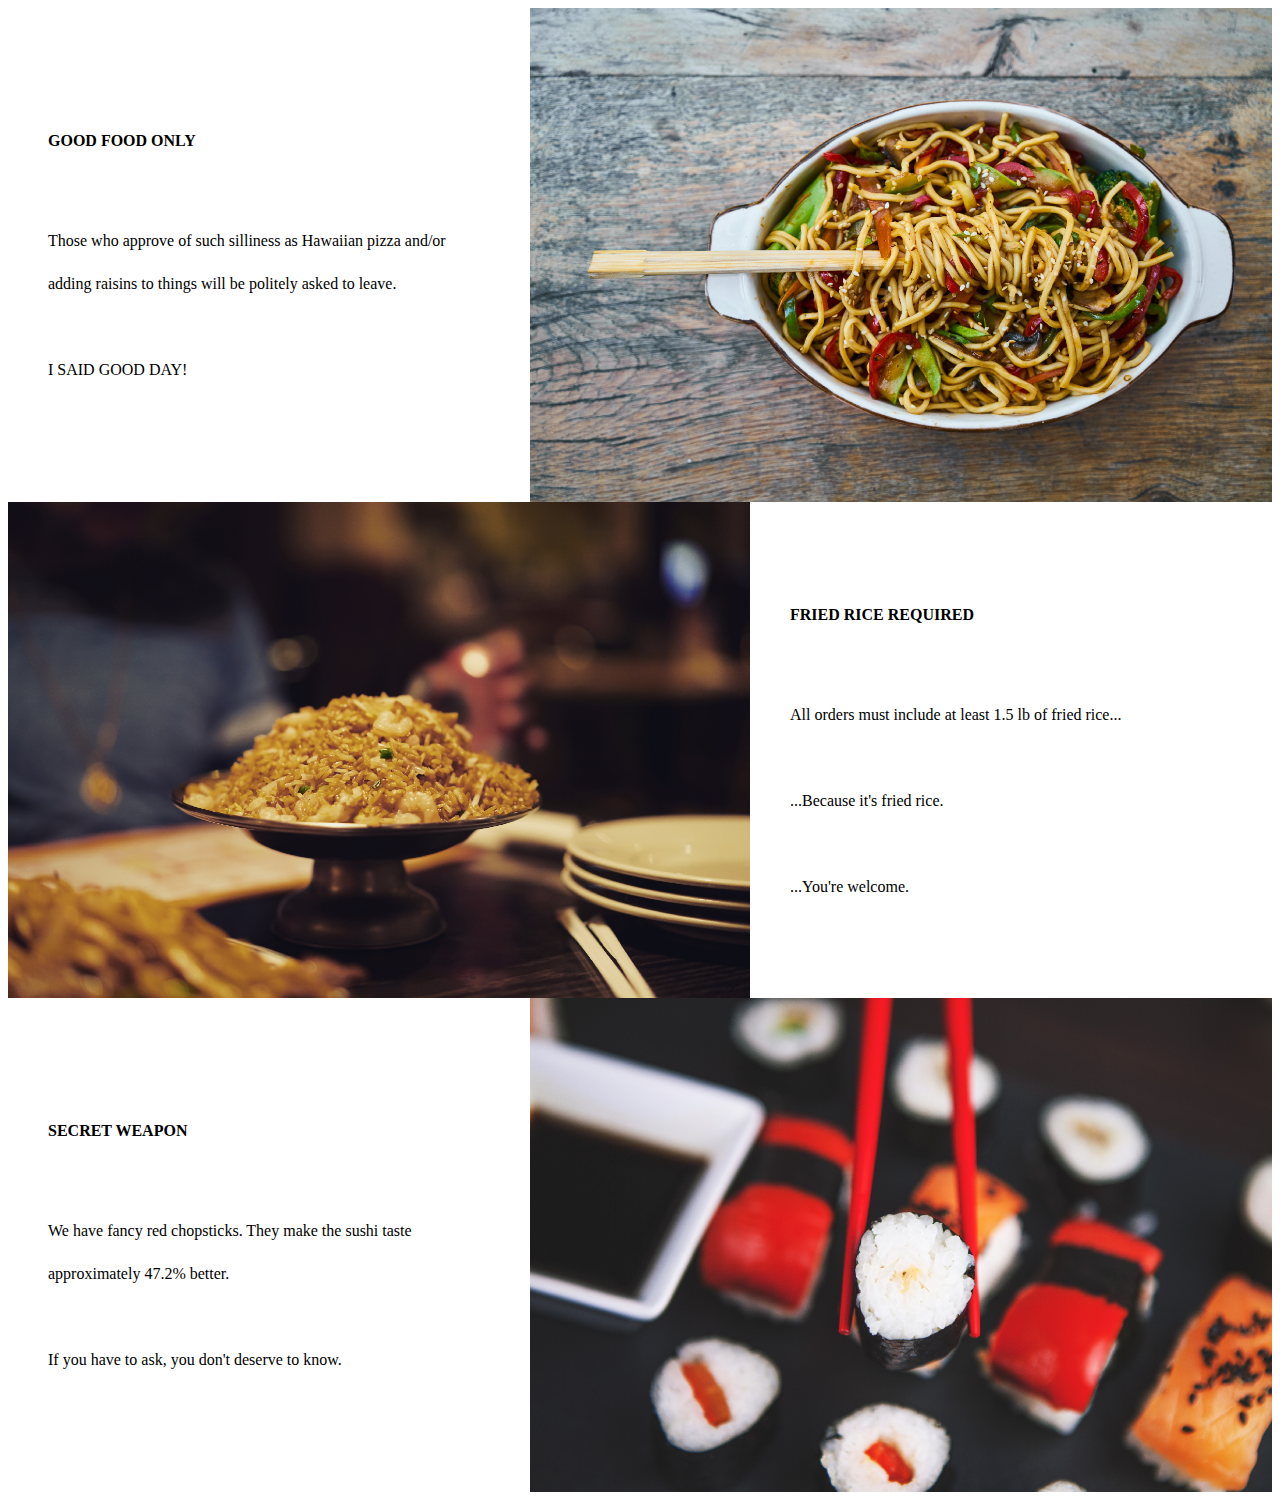
<file: home.html>
<!DOCTYPE html>
<html lang="en">
<head>
    <meta charset="UTF-8">
    <meta http-equiv="X-UA-Compatible" content="IE=edge">
    <meta name="viewport" content="width=device-width, initial-scale=1.0">
    <title>Document</title>
    <link rel="stylesheet" href="styles/home.css">
</head>
<body>
    <div class="container">
        <div class="items" id="text">
            <p id="pTitle">GOOD FOOD ONLY</p>
            <p>Those who approve of such silliness as Hawaiian pizza and/or adding raisins to things will be politely asked to
                leave.</br></br>
                I SAID GOOD DAY!</p>
        </div>
        <img src="images/noodles.png" alt="noodles" class="items" id="images">
        <img src="images/rice.png" alt="noodles" class="items" id="images">
        <div class="items" id="text">
            <p id="pTitle">FRIED RICE REQUIRED</p>
            <p>All orders must include at least 1.5 lb of fried rice...</br></br>
                ...Because it's fried rice.</br></br>
                ...You're welcome.</p>
        </div>
        <div class="items" id="text">
            <p id="pTitle">SECRET WEAPON</p>
            <p>We have fancy red chopsticks. They make the sushi taste approximately 47.2% better.</br></br>
                If you have to ask, you don't deserve to know.</p>
        </div>
        <img src="images/sushi.png" alt="noodles" class="items" id="images">
    </div>

</body>
</html>
</file>
<file: styles/home.css>
.container{
    display: flex;
    flex-wrap: wrap;
    list-style: none;
    /* align-items: stretch; */
    justify-items: center;
}

.items{
    flex:1 0;
    display: flex;
    flex-direction: column;
    justify-content: center;
}
.items p{
    justify-content: space-between;
}

#images{
    flex: 1 0 700px;    
    width: 50%;
}
#text{
    flex:1 0 400px;
    padding: 40px;
}

p{
    text-transform: normal;
    font-weight: 400;
    line-height: 43px;
    letter-spacing: 0em;
    text-align: left;
}

#pTitle{
    text-transform: capitalize;
    font-weight: 700;
    line-height: 43px;
    letter-spacing: 0em;
    text-align: left;
    padding-bottom: 25px;
}
button:hover{
    background-color: black;
    color: white;
    cursor:crosshair;
}
</file>
